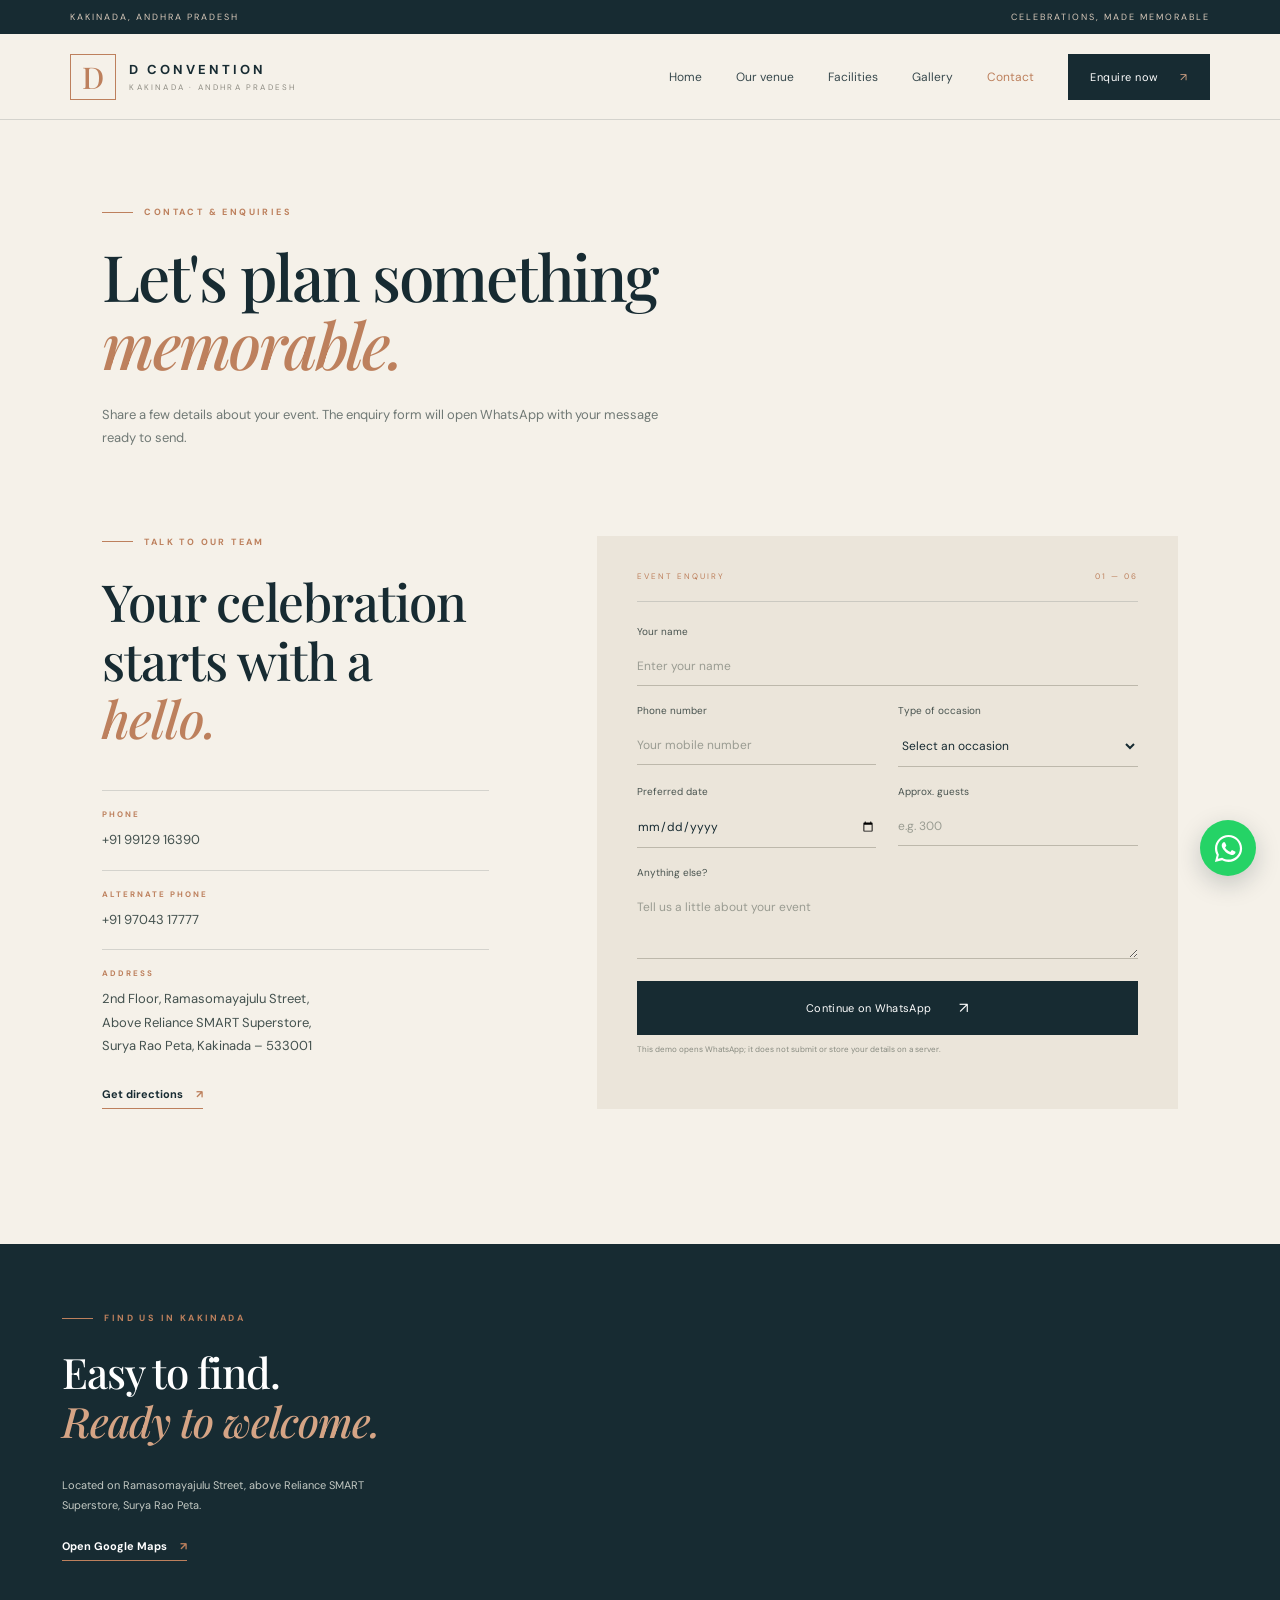
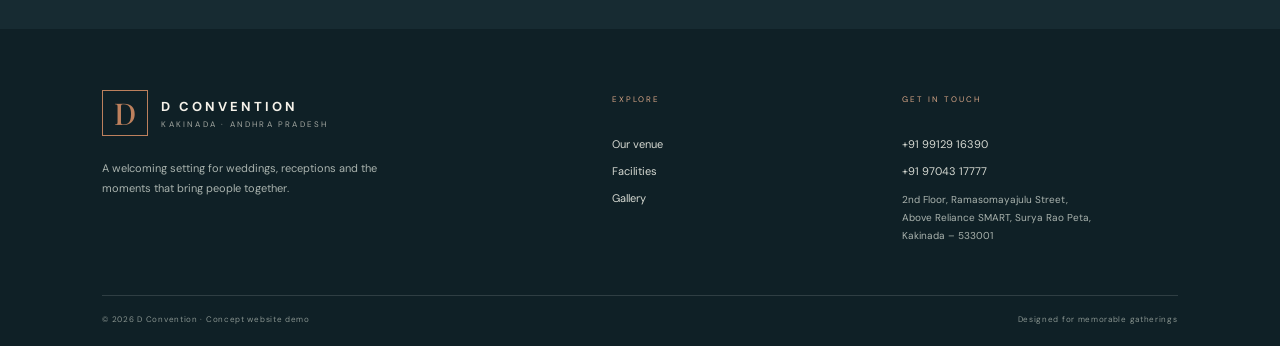
<file: contact.html>
<!DOCTYPE html><html lang="en"><head><meta charset="UTF-8"><meta name="viewport" content="width=device-width, initial-scale=1.0"><meta name="theme-color" content="#14272e"><meta name="description" content="Discover D Convention in Surya Rao Peta, Kakinada — a venue for weddings, receptions and family celebrations."><link rel="preconnect" href="https://fonts.googleapis.com"><link rel="preconnect" href="https://fonts.gstatic.com" crossorigin><link href="https://fonts.googleapis.com/css2?family=DM+Sans:wght@400;500;600;700&family=Playfair+Display:ital,wght@0,500;0,600;0,700;1,500;1,600&display=swap" rel="stylesheet"><link rel="stylesheet" href="style.css"><title>Contact | D Convention, Kakinada</title></head><body data-page="contact"><div class="topline"><span>KAKINADA, ANDHRA PRADESH</span><span>CELEBRATIONS, MADE MEMORABLE</span></div>
<header class="site-header" id="top">
  <a class="brand" href="index.html" aria-label="D Convention home"><span class="brand-mark">D</span><span class="brand-copy"><strong>D CONVENTION</strong><small>KAKINADA · ANDHRA PRADESH</small></span></a>
  <button class="menu-toggle" type="button" aria-label="Open navigation" aria-expanded="false"><span></span><span></span></button>
  <nav class="main-nav" aria-label="Main navigation">
    <a href="index.html">Home</a><a href="about.html">Our venue</a><a href="facilities.html">Facilities</a><a href="gallery.html">Gallery</a><a href="contact.html">Contact</a>
    <a class="nav-cta" href="contact.html#enquiry">Enquire now <span>↗</span></a>
  </nav>
</header><main><section class="simple-page-intro contact-intro"><p class="eyebrow"><span class="eyebrow-line"></span> CONTACT & ENQUIRIES</p><h1>Let's plan something <em>memorable.</em></h1><p>Share a few details about your event. The enquiry form will open WhatsApp with your message ready to send.</p></section>
<section class="contact-layout section-pad" id="enquiry"><div class="contact-details"><p class="eyebrow"><span class="eyebrow-line"></span> TALK TO OUR TEAM</p><h2>Your celebration<br>starts with a <em>hello.</em></h2><div class="contact-item"><span>PHONE</span><a href="tel:+919912916390">+91 99129 16390</a></div><div class="contact-item"><span>ALTERNATE PHONE</span><a href="tel:+919704317777">+91 97043 17777</a></div><div class="contact-item"><span>ADDRESS</span><p>2nd Floor, Ramasomayajulu Street,<br>Above Reliance SMART Superstore,<br>Surya Rao Peta, Kakinada – 533001</p></div><a class="under-link" href="https://www.google.com/maps/search/?api=1&query= D+Convention%2C+2nd+Floor%2C+Ramasomayajulu+Street%2C+Surya+Rao+Peta%2C+Kakinada" target="_blank" rel="noopener">Get directions <span>↗</span></a></div><div class="enquiry-panel"><form id="enquiry-form"><div class="form-heading"><span>EVENT ENQUIRY</span><span>01 — 06</span></div><label>Your name<input type="text" name="name" placeholder="Enter your name" required></label><div class="form-row"><label>Phone number<input type="tel" name="phone" placeholder="Your mobile number" inputmode="tel" pattern="[0-9 +()-]{10,}" required></label><label>Type of occasion<select name="event" required><option value="" disabled selected>Select an occasion</option><option>Wedding</option><option>Reception</option><option>Engagement</option><option>Birthday</option><option>Family function</option><option>Other event</option></select></label></div><div class="form-row"><label>Preferred date<input type="date" name="date"></label><label>Approx. guests<input type="number" name="guests" min="1" placeholder="e.g. 300"></label></div><label>Anything else? <textarea name="message" rows="3" placeholder="Tell us a little about your event"></textarea></label><button class="button button-dark form-submit" type="submit">Continue on WhatsApp <span>↗</span></button><p class="form-small">This demo opens WhatsApp; it does not submit or store your details on a server.</p></form></div></section>
<section class="map-section"><div class="map-copy"><p class="eyebrow"><span class="eyebrow-line"></span> FIND US IN KAKINADA</p><h2>Easy to find.<br><em>Ready to welcome.</em></h2><p>Located on Ramasomayajulu Street, above Reliance SMART Superstore, Surya Rao Peta.</p><a class="under-link" href="https://www.google.com/maps/search/?api=1&query=D+Convention+Kakinada" target="_blank" rel="noopener">Open Google Maps <span>↗</span></a></div><div class="map-frame"><iframe title="Map showing D Convention in Kakinada" src="https://www.google.com/maps?q=D%20Convention%2C%20Ramasomayajulu%20Street%2C%20Kakinada&output=embed" loading="lazy" referrerpolicy="no-referrer-when-downgrade"></iframe></div></section></main><footer class="site-footer"><div class="footer-main"><div><a class="brand brand-light" href="index.html"><span class="brand-mark">D</span><span class="brand-copy"><strong>D CONVENTION</strong><small>KAKINADA · ANDHRA PRADESH</small></span></a><p class="footer-note">A welcoming setting for weddings, receptions and the moments that bring people together.</p></div><div><p class="footer-label">EXPLORE</p><a href="about.html">Our venue</a><a href="facilities.html">Facilities</a><a href="gallery.html">Gallery</a></div><div><p class="footer-label">GET IN TOUCH</p><a href="tel:+919912916390">+91 99129 16390</a><a href="tel:+919704317777">+91 97043 17777</a><p>2nd Floor, Ramasomayajulu Street,<br>Above Reliance SMART, Surya Rao Peta,<br>Kakinada – 533001</p></div></div><div class="footer-bottom"><span>© <span id="year"></span> D Convention · Concept website demo</span><span>Designed for memorable gatherings</span></div></footer>
<a class="whatsapp-float" href="https://wa.me/919912916390?text=Hello%20D%20Convention%2C%20I%27d%20like%20to%20enquire%20about%20an%20event." target="_blank" rel="noopener" aria-label="Chat with D Convention on WhatsApp"><svg class="whatsapp-logo" viewBox="0 0 32 32" aria-hidden="true" focusable="false"><path d="M16.04 2.02C8.32 2.02 2.04 8.29 2.04 16c0 2.47.65 4.79 1.79 6.8L2 30l7.38-1.77A13.9 13.9 0 0 0 16.04 30C23.76 30 30.04 23.72 30.04 16s-6.28-13.98-14-13.98Zm0 25.45c-2.19 0-4.32-.59-6.18-1.71l-.44-.26-4.38 1.05 1.07-4.27-.29-.46A11.4 11.4 0 0 1 4.3 16c0-6.48 5.27-11.75 11.74-11.75S27.78 9.52 27.78 16s-5.27 11.47-11.74 11.47Zm6.44-8.57c-.35-.18-2.08-1.03-2.4-1.15-.32-.12-.55-.18-.78.18-.23.35-.9 1.15-1.1 1.38-.2.23-.4.26-.75.09-.35-.18-1.49-.55-2.83-1.75-1.05-.94-1.76-2.1-1.97-2.45-.2-.35-.02-.54.16-.72.16-.16.35-.41.53-.61.18-.2.23-.35.35-.58.12-.23.06-.44-.03-.62-.09-.17-.78-1.87-1.07-2.56-.28-.67-.56-.58-.78-.59h-.67c-.23 0-.61.09-.93.44-.32.35-1.22 1.2-1.22 2.9s1.25 3.37 1.43 3.6c.17.23 2.46 3.75 5.96 5.26.83.36 1.48.58 1.99.74.84.27 1.6.23 2.2.14.67-.1 2.08-.85 2.37-1.67.29-.82.29-1.52.2-1.67-.08-.15-.32-.24-.67-.41Z" fill="currentColor"/></svg></a><script src="script.js" defer></script></body></html>
</file>
<file: style.css>
/* D CONVENTION — responsive concept website */
:root{--ink:#172b32;--ink2:#233b42;--muted:#6f7775;--paper:#f5f1e9;--paper2:#ebe5da;--copper:#bd805d;--copper2:#d5a485;--white:#fffdf8;--line:rgba(23,43,50,.15);--serif:"Playfair Display",Georgia,serif;--sans:"DM Sans",Arial,sans-serif;--max:1320px}
*{box-sizing:border-box}html{scroll-behavior:smooth}body{margin:0;background:var(--paper);color:var(--ink);font-family:var(--sans);-webkit-font-smoothing:antialiased}a{color:inherit;text-decoration:none}img{display:block;max-width:100%}button,input,select,textarea{font:inherit}.topline{height:34px;padding:0 5.5%;display:flex;justify-content:space-between;align-items:center;background:var(--ink);color:#d8c9ba;font-size:9px;letter-spacing:2px}.site-header{height:86px;padding:0 5.5%;display:flex;align-items:center;justify-content:space-between;border-bottom:1px solid var(--line);background:var(--paper);position:relative;z-index:50}.brand{display:flex;align-items:center;gap:13px}.brand-mark{width:46px;height:46px;display:grid;place-items:center;border:1px solid var(--copper);color:var(--copper);font:500 30px var(--serif)}.brand-copy{display:flex;flex-direction:column;gap:4px}.brand-copy strong{font-size:13px;letter-spacing:3px;font-weight:700}.brand-copy small{font-size:8px;letter-spacing:2.2px;color:#8e8c83}.main-nav{display:flex;align-items:center;gap:34px}.main-nav>a:not(.nav-cta){font-size:12px;color:#394a4e;transition:color .2s}.main-nav>a:hover,.main-nav>a.active{color:var(--copper)}.nav-cta{padding:16px 22px;background:var(--ink);color:white;font-size:11px;letter-spacing:.5px}.nav-cta span{margin-left:18px;color:var(--copper2)}.menu-toggle{display:none;background:none;border:0}.home-hero{min-height:650px;padding:70px 8% 84px;display:grid;grid-template-columns:.92fr 1.08fr;align-items:center;gap:7%;position:relative;overflow:hidden}.hero-copy{max-width:510px}.eyebrow{display:flex;align-items:center;gap:11px;margin:0 0 24px;font-size:9px;letter-spacing:2.4px;font-weight:700;color:var(--copper)}.eyebrow-line{width:31px;height:1px;background:var(--copper);display:inline-block}.home-hero h1,.page-hero h1,.simple-page-intro h1{font:500 clamp(48px,5.5vw,78px)/1.07 var(--serif);letter-spacing:-2.3px;margin:0 0 24px;max-width:660px}.home-hero h1 em,.page-hero h1 em,.simple-page-intro h1 em,h2 em{font-weight:500;color:var(--copper);font-style:italic}.hero-lede{max-width:440px;color:#687270;line-height:1.9;font-size:14px}.hero-actions{display:flex;align-items:center;gap:28px;margin-top:34px}.button{display:inline-flex;align-items:center;justify-content:center;gap:28px;padding:17px 23px;font-size:11px;letter-spacing:.3px;border:0;cursor:pointer;transition:transform .25s,background .25s}.button:hover{transform:translateY(-3px)}.button-copper{background:var(--copper);color:white}.button-copper:hover{background:#a96f50}.button-dark{background:var(--ink);color:white}.button-light{background:var(--paper);color:var(--ink)}.button span{font-size:15px}.text-link,.under-link{font-size:11px;font-weight:700;border-bottom:1px solid var(--copper);padding-bottom:7px}.text-link span,.under-link span{color:var(--copper);margin-left:10px}.hero-proof{display:flex;gap:13px;align-items:center;margin-top:58px}.proof-stars{font-size:12px;letter-spacing:2px;color:var(--copper)}.hero-proof span:last-child{display:flex;flex-direction:column;gap:3px}.hero-proof strong{font-size:11px}.hero-proof small{font-size:9px;color:#85877f}.hero-visual{height:500px;position:relative}.hero-photo-wrap{height:100%;width:100%;position:relative;overflow:hidden;background:var(--ink2)}.hero-photo{width:100%;height:100%;object-fit:cover}.photo-shade{position:absolute;inset:0;background:linear-gradient(0deg,rgba(14,29,35,.75),transparent 56%),linear-gradient(90deg,rgba(14,29,35,.12),transparent)}.hero-photo-caption{position:absolute;left:34px;bottom:31px;color:white;display:flex;flex-direction:column;gap:9px}.hero-photo-caption span{font-size:8px;letter-spacing:2.4px;color:#e0bd9e}.hero-photo-caption strong{font:500 25px var(--serif)}.hero-stamp{position:absolute;right:-35px;top:42px;width:126px;height:126px;border-radius:50%;background:var(--copper);color:white;display:flex;flex-direction:column;align-items:center;justify-content:center;transform:rotate(9deg);box-shadow:0 15px 35px #172b3230}.hero-stamp span{font-size:7px;letter-spacing:2px}.hero-stamp strong{text-align:center;font:italic 25px/1.08 var(--serif);margin:5px}.hero-index{position:absolute;bottom:31px;left:8%;display:flex;align-items:center;gap:12px;font-size:9px;letter-spacing:1px;color:#7c817a}.index-line{height:1px;width:56px;background:var(--copper)}.intro-band{background:var(--ink);color:var(--paper);padding:82px 12%;display:grid;grid-template-columns:.55fr 1.45fr;gap:9%;align-items:start}.intro-kicker{font-size:9px;letter-spacing:2.4px;color:var(--copper2);padding-top:13px}.intro-text h2,.section-head h2,.story-content h2,.about-note h2,.contact-details h2,.map-copy h2{font:500 clamp(34px,4vw,55px)/1.15 var(--serif);letter-spacing:-1px;margin:0 0 20px}.intro-text p{max-width:630px;color:#c1c7c2;line-height:1.9;font-size:13px}.intro-text .under-link{display:inline-block;margin-top:13px;color:var(--paper)}.intro-text h2 em{color:var(--copper2)}.section-pad{padding:105px 8%}.section-head{display:flex;justify-content:space-between;align-items:end;gap:40px;margin-bottom:42px}.section-head .eyebrow{margin-bottom:18px}.section-sidecopy{max-width:310px;color:#737a76;font-size:12px;line-height:1.8;margin:0 0 7px}.highlight-grid{display:grid;grid-template-columns:1.2fr .8fr .8fr;gap:17px}.highlight-card{height:410px;position:relative;overflow:hidden;background:var(--ink2)}.highlight-card.feature-large{height:485px}.card-img{width:100%;height:100%;object-fit:cover;transition:transform .7s}.highlight-card:hover .card-img{transform:scale(1.04)}.card-overlay{position:absolute;inset:0;padding:28px;display:flex;flex-direction:column;justify-content:end;color:white;background:linear-gradient(0deg,rgba(11,27,33,.9),rgba(11,27,33,.03) 75%)}.card-overlay span{font-size:8px;letter-spacing:2px;color:#e4b894}.card-overlay h3{font:500 26px var(--serif);margin:10px 0 7px}.card-overlay p{font-size:11px;color:#e0e0d8;margin:0;line-height:1.6}.facts-strip{padding:51px 9% 35px;background:var(--paper2);display:grid;grid-template-columns:repeat(4,1fr);text-align:center;gap:20px;position:relative}.facts-strip div{display:flex;flex-direction:column;gap:8px;border-right:1px solid var(--line)}.facts-strip div:nth-child(4){border:0}.facts-strip strong{font:500 43px var(--serif);color:var(--copper)}.facts-strip span{font-size:9px;letter-spacing:1.2px;color:#606b67;text-transform:uppercase}.facts-note{grid-column:1/-1;margin:5px 0 0;font-size:9px;color:#7f8179}.closing-cta{background:var(--ink);padding:80px 9%;display:flex;justify-content:space-between;align-items:center;gap:40px;color:white}.closing-cta .eyebrow{color:var(--copper2)}.closing-cta h2{font:500 clamp(36px,4vw,54px)/1.12 var(--serif);margin:0}.closing-cta h2 em{color:var(--copper2)}.site-footer{background:#0f2026;color:#f5f1e9;padding:61px 8% 22px}.footer-main{display:grid;grid-template-columns:1.5fr .7fr 1fr;gap:9%;padding-bottom:50px}.brand-light .brand-copy small{color:#a3a7a1}.footer-note{max-width:300px;color:#aab3ae;line-height:1.8;font-size:11px;margin-top:23px}.footer-label{font-size:8px;letter-spacing:2px;color:var(--copper2);margin:4px 0 20px}.footer-main>div:nth-child(2),.footer-main>div:nth-child(3){display:flex;flex-direction:column;align-items:flex-start;gap:13px}.footer-main a:not(.brand){font-size:11px;color:#d6d9d2}.footer-main p:not(.footer-note):not(.footer-label){font-size:10px;line-height:1.8;color:#aab3ae;margin:0}.footer-bottom{border-top:1px solid #ffffff22;padding-top:18px;display:flex;justify-content:space-between;color:#88938f;font-size:8px;letter-spacing:.7px}.whatsapp-float{position:fixed;z-index:40;right:24px;bottom:24px;width:56px;height:56px;border-radius:50%;display:grid;place-items:center;background:#25D366;color:#fff;box-shadow:0 8px 25px #14272e35;transition:transform .2s ease,box-shadow .2s ease}.whatsapp-float:hover{transform:translateY(-3px) scale(1.04);box-shadow:0 12px 28px #14272e45}.whatsapp-float:focus-visible{outline:3px solid #128C7E;outline-offset:4px}.whatsapp-logo{width:31px;height:31px;display:block}.page-hero{padding:75px 8%;display:grid;grid-template-columns:1fr .88fr;gap:8%;align-items:center}.page-hero-copy>p:not(.eyebrow){color:#687270;line-height:1.9;font-size:13px;max-width:490px}.page-hero h1{font-size:clamp(42px,4.8vw,66px)}.page-hero-image{height:470px;position:relative;background:var(--ink2)}.cover-img{height:100%;width:100%;object-fit:cover}.image-tag{position:absolute;bottom:20px;left:20px;background:var(--ink);padding:11px 14px;color:white;font-size:8px;letter-spacing:1.8px}.breadcrumb{display:flex;gap:11px;font-size:9px;color:#818780;margin-top:42px}.breadcrumb span:nth-child(2){color:var(--copper)}.story-section{display:grid;grid-template-columns:.4fr 1.6fr;background:var(--ink);color:var(--paper);gap:9%}.story-label{display:flex;align-items:center;gap:12px;color:var(--copper2);font-size:9px;letter-spacing:2px}.vertical-rule{width:1px;height:55px;background:#d4a38188}.story-content h2{font-size:clamp(38px,4.2vw,58px)}.story-content h2 em{color:var(--copper2)}.story-columns{display:grid;grid-template-columns:1fr 1fr;gap:35px;max-width:780px}.story-columns p{font-size:12px;line-height:1.9;color:#c0c6c1;margin:0}.about-photo-row{display:grid;grid-template-columns:1.05fr .95fr;min-height:500px}.about-photo{height:520px;background:var(--ink2)}.about-note{padding:70px 12%;display:flex;flex-direction:column;align-items:flex-start;justify-content:center}.about-note h2{font-size:clamp(36px,4vw,52px)}.about-note p:not(.eyebrow){font-size:12px;line-height:1.9;color:#737a76;max-width:370px}.about-note .under-link{margin-top:18px}.simple-page-intro{padding:86px 8% 60px;max-width:1000px}.simple-page-intro h1{font-size:clamp(42px,5vw,67px)}.simple-page-intro>p:last-child{max-width:560px;color:#707975;font-size:13px;line-height:1.8}.facility-feature{margin:0 8% 80px;display:grid;grid-template-columns:1.05fr .95fr;background:var(--ink);color:var(--paper);min-height:420px}.facility-feature-image{height:460px}.facility-feature-copy{padding:60px 12%;display:flex;flex-direction:column;justify-content:center}.number-label{font-size:8px;letter-spacing:2px;color:var(--copper)}.facility-feature h2{font:500 clamp(35px,4vw,50px)/1.15 var(--serif);margin:19px 0}.facility-feature h2 em{color:var(--copper2)}.facility-feature-copy p{font-size:12px;line-height:1.9;color:#c1c8c2}.capacity-pills{display:flex;gap:10px;margin-top:13px}.capacity-pills span{border:1px solid #ffffff3b;padding:10px 13px;font-size:9px;color:#d7ddd6}.capacity-pills strong{color:var(--copper2);font-size:17px;margin-right:5px}.facility-grid-section{padding-top:20px}.facility-grid{display:grid;grid-template-columns:repeat(3,1fr);border-top:1px solid var(--line);border-left:1px solid var(--line)}.facility-card{padding:31px 28px 34px;border-right:1px solid var(--line);border-bottom:1px solid var(--line);min-height:220px}.facility-icon{font-size:25px;color:var(--copper);display:block;margin-bottom:20px}.facility-card h3{font:500 22px var(--serif);margin:13px 0 9px}.facility-card p{font-size:11px;line-height:1.8;color:#747c77;margin:0}.disclaimer{font-size:9px;color:#86867d;line-height:1.6;margin-top:18px}.gallery-intro{padding-bottom:35px}.gallery-grid-section{padding-top:15px}.gallery-grid{display:grid;grid-template-columns:1.08fr .92fr .92fr;grid-auto-rows:280px;gap:17px}.gallery-tile{position:relative;text-align:left;padding:0;border:0;cursor:pointer;overflow:hidden;background:var(--ink2);min-width:0}.gallery-tile.tile-tall{grid-row:span 2}.gallery-image{position:absolute;inset:0;display:block}.gallery-img{width:100%;height:100%;object-fit:cover;transition:transform .6s}.gallery-tile:hover .gallery-img{transform:scale(1.04)}.gallery-caption{position:absolute;left:0;right:0;bottom:0;padding:44px 22px 20px;display:flex;flex-direction:column;gap:7px;color:white;background:linear-gradient(0deg,#0f2026df,transparent)}.gallery-caption small{font-size:8px;letter-spacing:1.8px;color:#e4b894}.gallery-caption strong{font:500 23px var(--serif)}.lightbox{display:none;position:fixed;inset:0;background:#09161ded;z-index:100;align-items:center;justify-content:center;padding:5vw}.lightbox.open{display:flex}.lightbox img{max-height:85vh;max-width:90vw;object-fit:contain;box-shadow:0 20px 60px #0007}.lightbox-close{position:absolute;top:24px;right:30px;color:white;background:none;border:0;font-size:42px;cursor:pointer}.contact-intro{padding-bottom:28px}.contact-layout{display:grid;grid-template-columns:.8fr 1.2fr;gap:10%;padding-top:45px}.contact-details h2{margin-bottom:42px}.contact-item{border-top:1px solid var(--line);padding:18px 0;display:flex;flex-direction:column;gap:9px}.contact-item span{font-size:8px;letter-spacing:2px;color:var(--copper);font-weight:700}.contact-item a,.contact-item p{font-size:13px;color:#43514e;line-height:1.8;margin:0}.contact-details .under-link{display:inline-block;margin-top:12px}.enquiry-panel{background:var(--paper2);padding:35px 40px}.form-heading{display:flex;justify-content:space-between;color:var(--copper);font-size:8px;letter-spacing:2px;border-bottom:1px solid var(--line);padding-bottom:20px;margin-bottom:23px}.enquiry-panel form>label,.form-row label{display:flex;flex-direction:column;gap:9px;font-size:10px;color:#48534f;margin-bottom:18px}.enquiry-panel input,.enquiry-panel select,.enquiry-panel textarea{width:100%;border:0;border-bottom:1px solid #bdb8ab;background:transparent;padding:11px 0;color:var(--ink);outline:none;font-size:12px;border-radius:0}.enquiry-panel input:focus,.enquiry-panel select:focus,.enquiry-panel textarea:focus{border-color:var(--copper)}.enquiry-panel input::placeholder,.enquiry-panel textarea::placeholder{color:#9a9c92}.form-row{display:grid;grid-template-columns:1fr 1fr;gap:22px}.enquiry-panel textarea{resize:vertical}.form-submit{width:100%;margin-top:4px}.form-small{font-size:8px;color:#888b81;line-height:1.6}.map-section{display:grid;grid-template-columns:.75fr 1.25fr;background:var(--ink);color:white;margin-top:30px}.map-copy{padding:65px 13%;display:flex;flex-direction:column;align-items:flex-start;justify-content:center}.map-copy h2{font-size:42px}.map-copy h2 em{color:var(--copper2)}.map-copy>p:not(.eyebrow){font-size:11px;color:#c3c9c3;line-height:1.8}.map-copy .under-link{color:white;margin-top:13px}.map-frame{min-height:380px}.map-frame iframe{width:100%;height:100%;min-height:380px;border:0;filter:grayscale(.25)}
@media(max-width:1050px){.main-nav{gap:20px}.home-hero{padding-left:6%;padding-right:6%;gap:5%}.hero-visual{height:440px}.highlight-grid{grid-template-columns:1fr 1fr}.highlight-card.feature-large{grid-column:span 2;height:420px}.highlight-card{height:350px}.section-pad{padding:85px 6%}.page-hero{padding-left:6%;padding-right:6%}.facility-grid{grid-template-columns:repeat(2,1fr)}}
@media(max-width:760px){.topline{padding:0 5%;font-size:7px;letter-spacing:1.1px}.topline span:last-child{display:none}.site-header{height:74px;padding:0 5%}.brand-mark{width:40px;height:40px;font-size:26px}.brand-copy strong{font-size:11px;letter-spacing:2px}.brand-copy small{font-size:7px}.menu-toggle{display:flex;width:42px;height:42px;flex-direction:column;align-items:center;justify-content:center;gap:6px;cursor:pointer}.menu-toggle span{width:21px;height:1px;background:var(--ink)}.main-nav{display:none;position:absolute;top:74px;left:0;right:0;background:var(--paper);padding:22px 5% 28px;border-bottom:1px solid var(--line);flex-direction:column;align-items:stretch;gap:0;box-shadow:0 15px 25px #152a3010}.main-nav.open{display:flex}.main-nav>a:not(.nav-cta){padding:14px 0;border-bottom:1px solid var(--line);font-size:13px}.nav-cta{text-align:center;margin-top:16px}.home-hero{display:flex;flex-direction:column;align-items:stretch;padding:55px 5% 80px;gap:42px}.home-hero h1{font-size:clamp(43px,12vw,62px);letter-spacing:-1.5px}.hero-lede{font-size:13px}.hero-actions{gap:19px;flex-wrap:wrap}.button{padding:15px 17px;gap:17px}.hero-proof{margin-top:35px}.hero-visual{height:370px;margin:0 9px}.hero-stamp{width:100px;height:100px;right:-20px;top:20px}.hero-stamp strong{font-size:20px}.hero-photo-caption{left:20px;bottom:22px}.hero-photo-caption strong{font-size:21px}.hero-index{left:5%;bottom:27px}.intro-band{padding:60px 7%;display:block}.intro-kicker{margin-bottom:28px}.intro-text h2,.section-head h2,.story-content h2,.about-note h2{font-size:39px}.section-pad{padding:68px 5%}.section-head{display:block;margin-bottom:30px}.section-sidecopy{margin-top:20px}.highlight-grid{display:grid;grid-template-columns:1fr;gap:13px}.highlight-card,.highlight-card.feature-large{grid-column:auto;height:360px}.facts-strip{padding:35px 5%;grid-template-columns:1fr 1fr;row-gap:30px}.facts-strip div:nth-child(2){border:0}.facts-strip div:nth-child(3){border-right:1px solid var(--line)}.facts-strip strong{font-size:37px}.facts-strip span{font-size:8px}.closing-cta{padding:60px 6%;display:block}.closing-cta .button{margin-top:28px}.footer-main{grid-template-columns:1fr 1fr;gap:35px 12%}.footer-main>div:first-child{grid-column:1/-1}.footer-bottom{gap:12px;flex-direction:column}.page-hero{padding:55px 5%;display:flex;flex-direction:column;align-items:stretch;gap:32px}.page-hero h1{font-size:47px}.page-hero-image{height:350px}.story-section{display:block}.story-label{margin-bottom:35px}.story-columns{grid-template-columns:1fr;gap:15px}.about-photo-row{grid-template-columns:1fr}.about-photo{height:360px}.about-note{padding:60px 8%}.simple-page-intro{padding:62px 5% 38px}.simple-page-intro h1{font-size:47px}.facility-feature{margin:0 5% 55px;grid-template-columns:1fr}.facility-feature-image{height:310px}.facility-feature-copy{padding:40px 8%}.facility-grid{grid-template-columns:1fr 1fr}.facility-card{padding:24px 18px;min-height:220px}.facility-card h3{font-size:19px}.gallery-grid{grid-template-columns:1fr 1fr;grid-auto-rows:230px;gap:11px}.gallery-tile.tile-tall{grid-row:span 2}.gallery-caption{padding:35px 14px 15px}.gallery-caption strong{font-size:19px}.contact-layout{grid-template-columns:1fr;gap:40px;padding-top:28px}.contact-details h2{font-size:40px;margin-bottom:28px}.enquiry-panel{padding:27px 22px}.form-row{grid-template-columns:1fr;gap:0}.map-section{grid-template-columns:1fr}.map-copy{padding:55px 8%}.map-frame,.map-frame iframe{min-height:300px}.whatsapp-float{width:50px;height:50px;right:17px;bottom:17px}.whatsapp-logo{width:28px;height:28px}}
@media(max-width:420px){.hero-actions{align-items:flex-start;flex-direction:column}.hero-visual{height:310px}.facility-grid{grid-template-columns:1fr}.facility-card{min-height:auto}.gallery-grid{grid-template-columns:1fr;grid-auto-rows:260px}.gallery-tile.tile-tall{grid-row:auto}.footer-main{grid-template-columns:1fr}.footer-main>div:first-child{grid-column:auto}.simple-page-intro h1{font-size:42px}}
</file>
